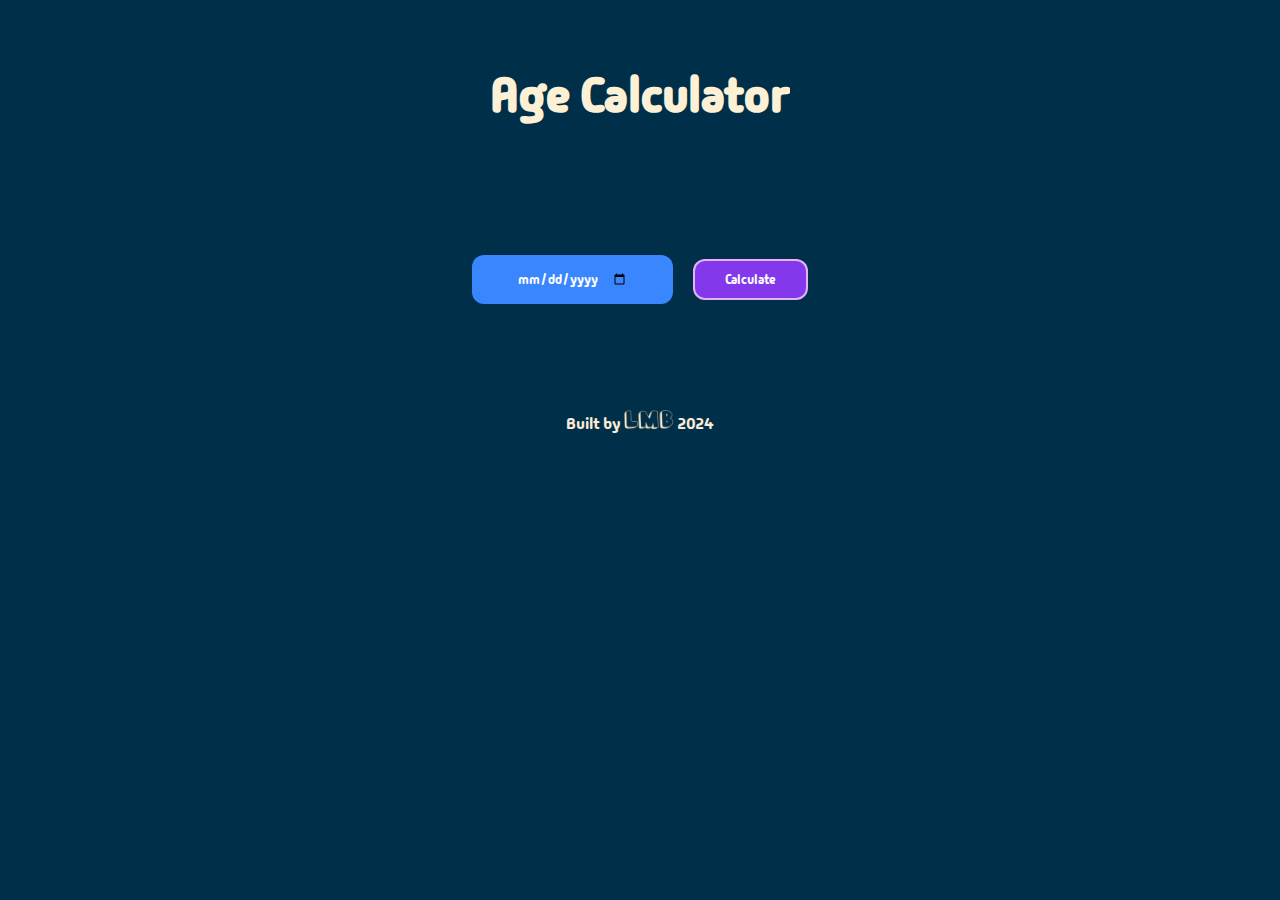
<file: age-calculator/index.html>
<!DOCTYPE html>
<html lang="en">
<head>
    <meta charset="UTF-8">
    <meta name="viewport" content="width=device-width, initial-scale=1.0">
    <title>Age Calculator</title>
    <link rel="stylesheet" href="style.css">
    <link rel="icon" type="image/png" href="l.png" />
    <link rel="preconnect" href="https://fonts.googleapis.com">
    <link rel="preconnect" href="https://fonts.gstatic.com" crossorigin>
    <link href="https://fonts.googleapis.com/css2?family=Madimi+One&display=swap" rel="stylesheet">
</head>
<body>

    <header>
        <div class="title-con">
            <h1>Age Calculator</h1>
        </div>
    </header>
   
    <main>
        <div class="main-con">
            <div>
                <input id="date-input" type="date">
            </div>
            <div>
                <button class="calculate-btn">Calculate</button>
            </div>
        </div>
    </main>


    <div class="age-con">
        <p id="age-text"></p>
    </div>

    <br>
    <br>

    <footer style="text-align: center; color: antiquewhite;">Built by <span><img src="LMB.png" width="50" alt=""></span> 2024</footer>



<script src="script.js"></script>

    
</body>
</html>
</file>
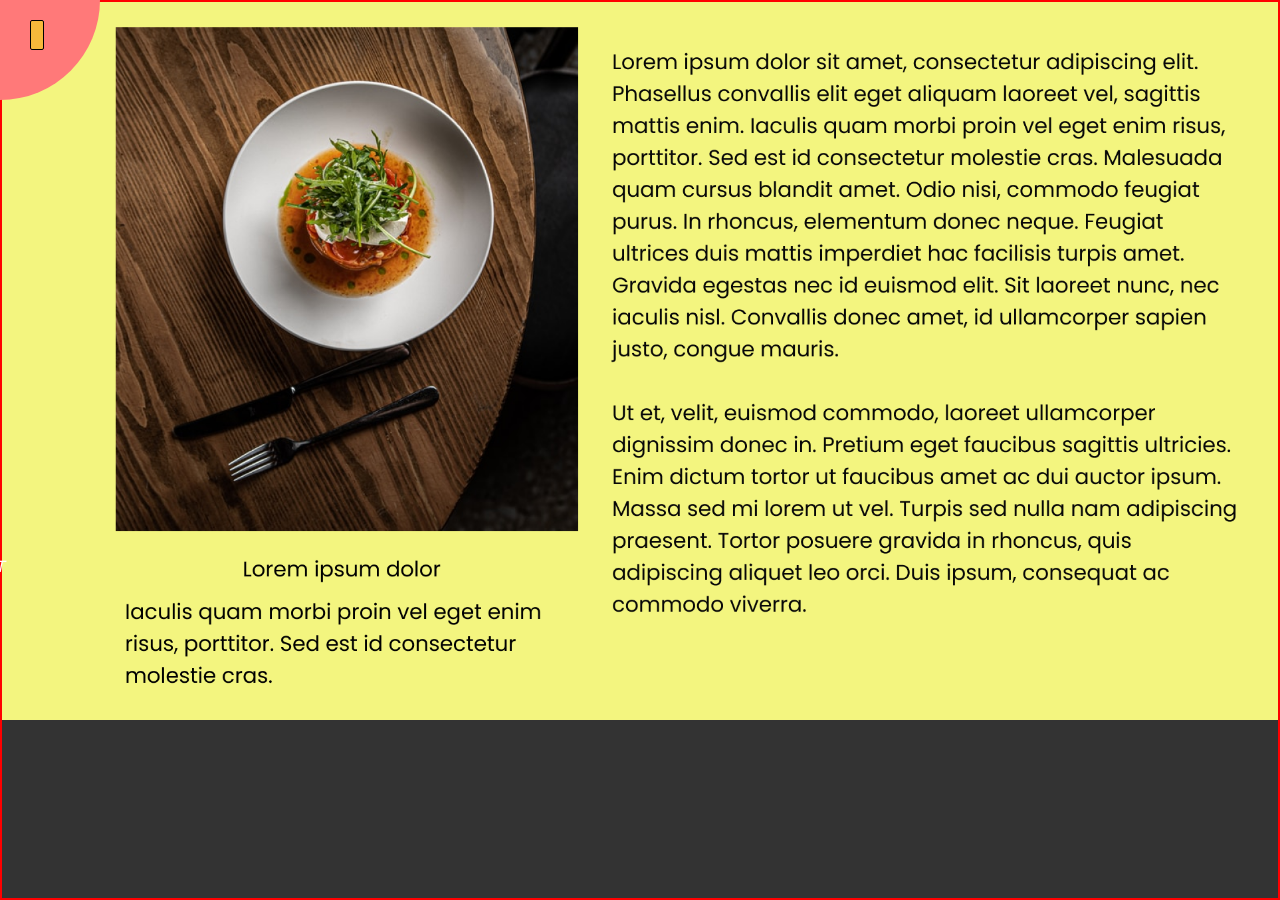
<file: Animated Menu/index.html>
<!DOCTYPE html>

<html lang="tr">
    <head>
        <meta charset="utf-8">
        <meta http-equiv="X-UA-Compatible" content="IE=edge">
        <title>Animated Menu</title>
        <meta name="description" content="">
        <meta name="viewport" content="width=device-width, initial-scale=1">
        <link rel="stylesheet" href="index.css">
        <link rel="preconnect" href="https://fonts.googleapis.com">
        <link rel="preconnect" href="https://fonts.gstatic.com" crossorigin>
        <link href="https://fonts.googleapis.com/css2?family=Albert+Sans:wght@600&display=swap" rel="stylesheet">
        <link rel="stylesheet" href="https://cdnjs.cloudflare.com/ajax/libs/font-awesome/6.1.2/css/all.min.css" integrity="sha512-1sCRPdkRXhBV2PBLUdRb4tMg1w2YPf37qatUFeS7zlBy7jJI8Lf4VHwWfZZfpXtYSLy85pkm9GaYVYMfw5BC1A==" crossorigin="anonymous" referrerpolicy="no-referrer" />   
    </head>
    <body>
        
        <div class="container">
            <!--    show-nav    -->

            <div class="content">

                <img src="main-content.png">


            </div>    
            <div class="circle-container">


                <div class="circle">


                    <button id="close">
                        <i class="fas fa-times"></i>
                    </button>
                    <button id="open">
                        <i class="fa fa-bars"></i>
                    </button>


                </div>



            </div>

            <nav>
                <ul>

                    <li>
                        <i class="fas fa-home">Blog</i>
                    </li>

                    <li>
                        <i class="fas fa-envelope">Contact</i>
                    </li>

                    <li>
                        <i class="fas fa-user-alt">About</i>
                    </li>

                </ul>
            </nav>


        </div>




        
        <script src="index.js" async defer></script>
    </body>
</html>
</file>
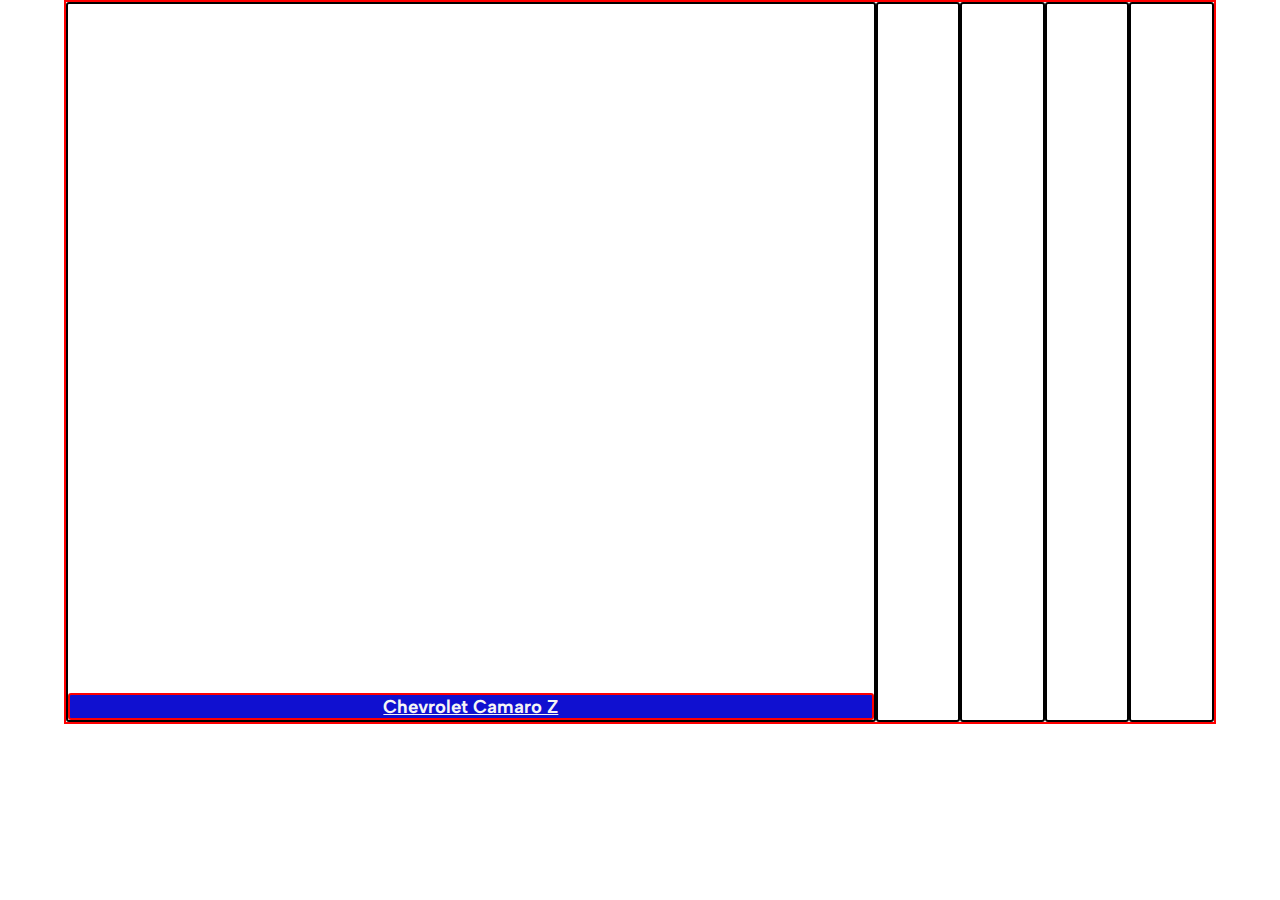
<file: Expanding-Pictures/index.html>
<!DOCTYPE html>

<html>
    <head>
        <meta charset="utf-8">
        <meta http-equiv="X-UA-Compatible" content="IE=edge">
        <title>Expanding Pictures Menu</title>
        <meta name="description" content="">
        <meta name="viewport" content="width=device-width, initial-scale=1">
        <link rel="stylesheet" href="index.css">
        <link rel="preconnect" href="https://fonts.googleapis.com">
        <link rel="preconnect" href="https://fonts.gstatic.com" crossorigin>
        <link href="https://fonts.googleapis.com/css2?family=Albert+Sans:wght@600&display=swap" rel="stylesheet">
    </head>
    <body>
        

        <div class="container">

            <div class="panel active" style="background-image: url('https://images.pexels.com/photos/3972755/pexels-photo-3972755.jpeg?auto=compress&cs=tinysrgb&w=1260&h=750&dpr=1') ;">
            <h3>Chevrolet Camaro Z</h3>
            
            </div>



            <div class="panel"  style="background-image: url('https://images.pexels.com/photos/39855/lamborghini-brno-racing-car-automobiles-39855.jpeg?auto=compress&cs=tinysrgb&w=1260&h=750&dpr=1') ;">
            <h3>Lamborghini Gallardo</h3>
            
            </div>



            <div class="panel"  style="background-image: url('https://images.pexels.com/photos/1402787/pexels-photo-1402787.jpeg?auto=compress&cs=tinysrgb&w=1260&h=750&dpr=1') ;">
            <h3>Audi R8</h3>
            
            </div>



            <div class="panel"  style="background-image: url('https://images.pexels.com/photos/544542/pexels-photo-544542.jpeg?auto=compress&cs=tinysrgb&w=1260&h=750&dpr=1') ;">
            <h3>Ford Mustang</h3>
            
            </div>



            <div class="panel"  style="background-image: url('https://images.pexels.com/photos/2664399/pexels-photo-2664399.jpeg?auto=compress&cs=tinysrgb&w=1260&h=750&dpr=1') ;">
            <h3>Ferrari 458</h3>
            
            </div>








        </div>




        
        <script src="index.js" async defer></script>
    </body>
</html>
</file>
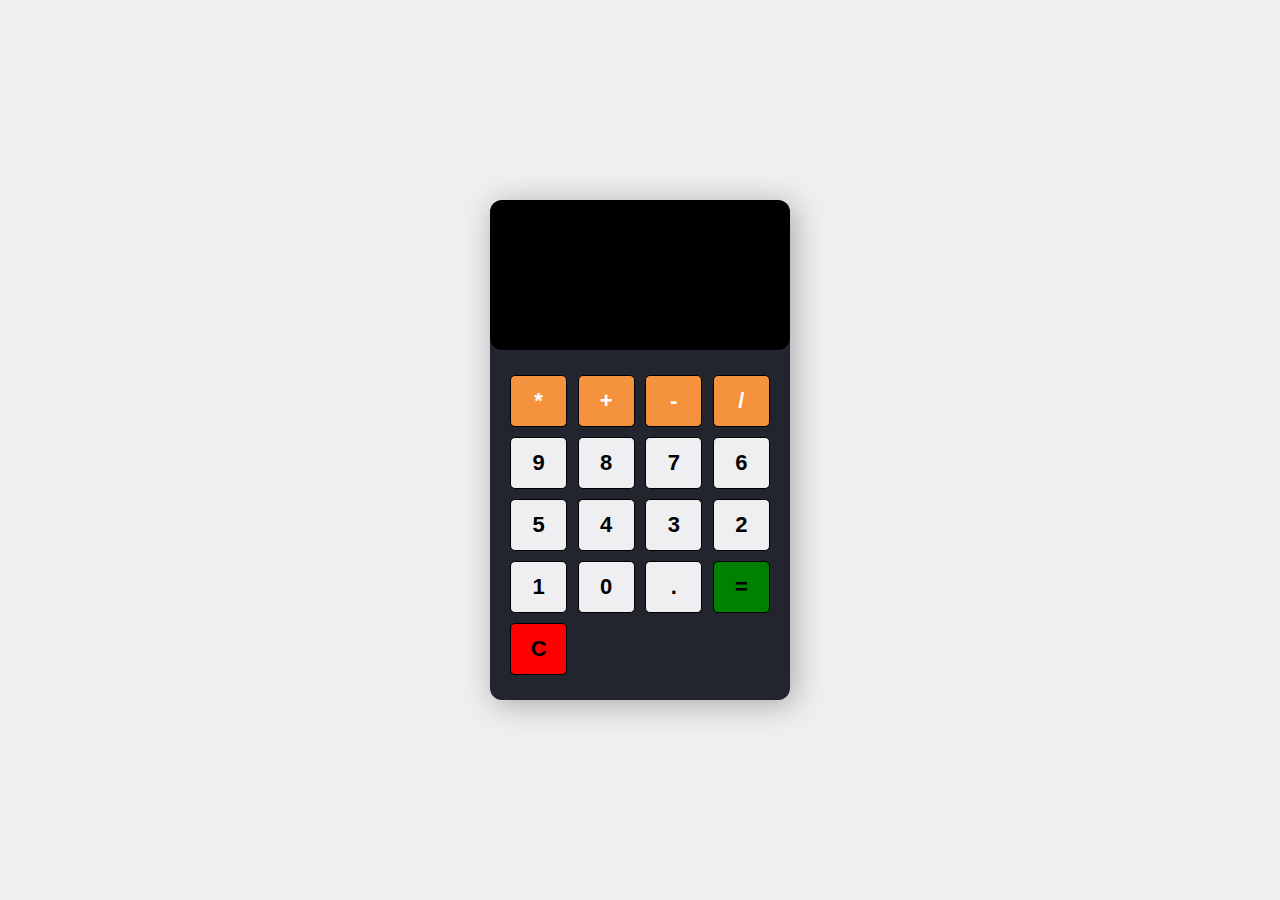
<file: js-calculator/index.html>
<!DOCTYPE html>
<html lang="en">
<head>
    <meta charset="UTF-8">
    <meta http-equiv="X-UA-Compatible" content="IE=edge">
    <meta name="viewport" content="width=device-width, initial-scale=1.0">
    <title>Calculator</title>
    <link rel="stylesheet" href="style.css">
</head>
<body>
    
    <section class="calculator">
        <form >
            <input type="text" class="screen">
        </form> 

        <div class="buttons">
            <button type="button" class="btn btn-yellow" data-num="*">*</button>
            <button type="button" class="btn btn-yellow" data-num="+">+</button>
            <button type="button" class="btn btn-yellow" data-num="-">-</button>
            <button type="button" class="btn btn-yellow" data-num="/">/</button>

            <button type="button" class="btn btn-grey" data-num="9">9</button>
            <button type="button" class="btn btn-grey" data-num="8">8</button>
            <button type="button" class="btn btn-grey" data-num="7">7</button>
            <button type="button" class="btn btn-grey" data-num="6">6</button>
            <button type="button" class="btn btn-grey" data-num="5">5</button>
            <button type="button" class="btn btn-grey" data-num="4">4</button>
            <button type="button" class="btn btn-grey" data-num="3">3</button>
            <button type="button" class="btn btn-grey" data-num="2">2</button>
            <button type="button" class="btn btn-grey" data-num="1">1</button>
            <button type="button" class="btn btn-grey" data-num="0">0</button>
            <button type="button" class="btn btn-grey" data-num=".">.</button>

            <button type="button" class="btn-equal">=</button>
            <button type="button" class="btn-clear">C</button>
        </div>
    </section>




    <script src="app.js"></script>
</body>
</html>
</file>
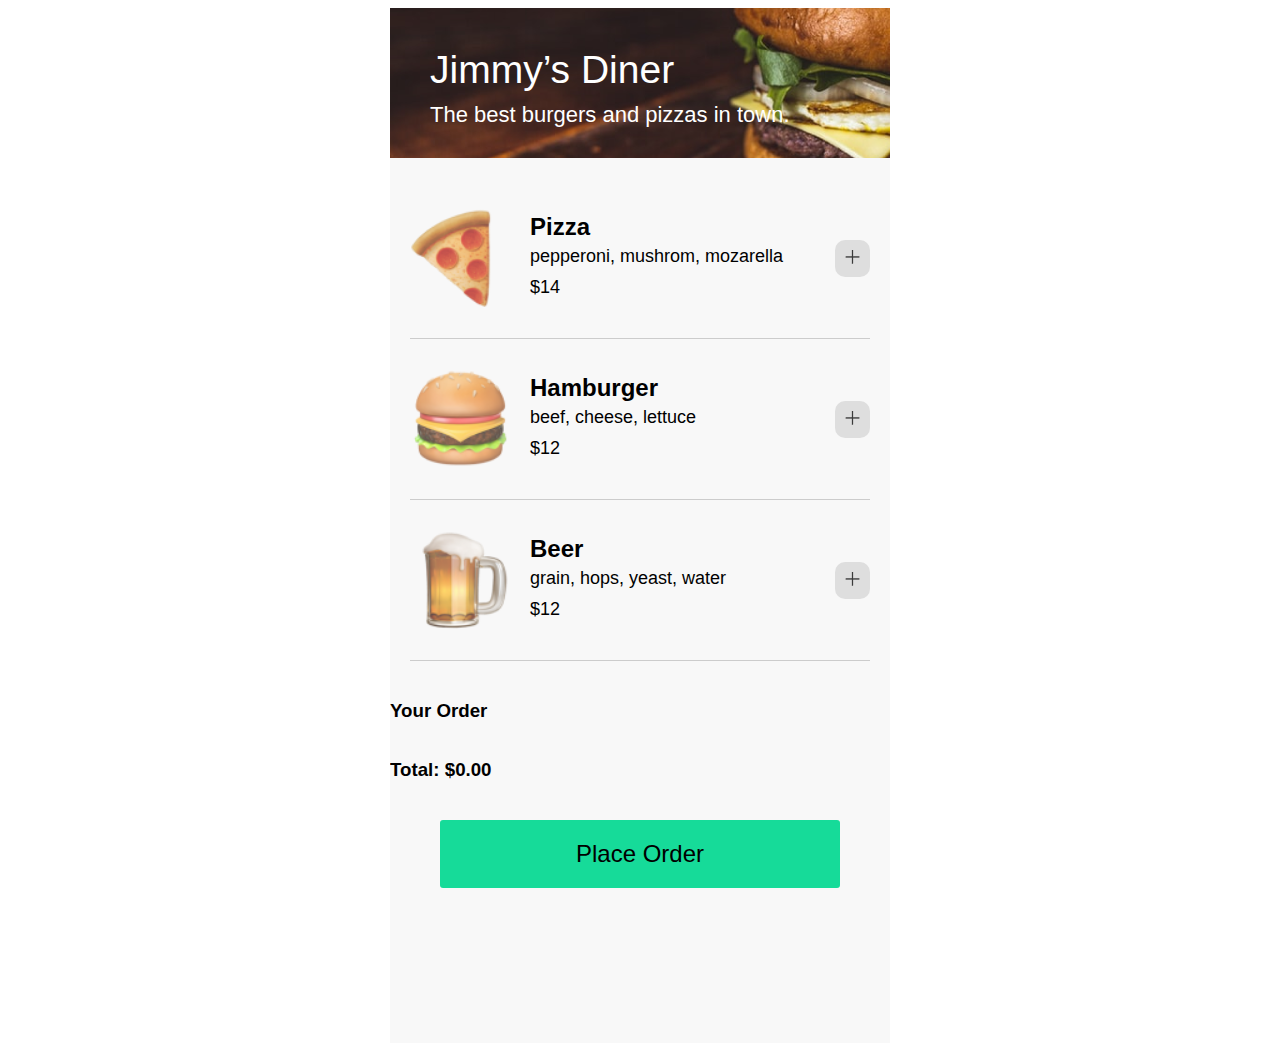
<file: restaurant-ordering-app-scrimba/index.html>
<!DOCTYPE html>
<html lang="en">

<head>
    <meta charset="UTF-8">
    <meta name="viewport" content="width=device-width, initial-scale=1.0">
    <title>Scrimba Restaurant</title>
    <link rel="stylesheet" href="style.css">
    <link href="https://fonts.cdnfonts.com/css/smythe" rel="stylesheet">
</head>

<body>
    <main class="main">
        <div class="modal">
            <form id="payment-form" class="card-container">
                <h3>Enter Card Details</h3>
                <input type="text" id="name" placeholder="Enter your name" required>
                <input type="text" id="card-number" placeholder="Enter card number" required>
                <input type="text" id="cvv" placeholder="Enter CVV" required>
                <button type="submit" id="pay-button">Pay</button>
            </form>
        </div>

        <header class="header">
            <div class="title-container">
                <h2>Jimmy’s Diner</h2>
                <p>The best burgers and pizzas in town.</p>
            </div>
        </header>
        <section class="meal-container" id="meal-container">
            <!-- Yemek öğeleri burada oluşturulacak -->
        </section>

        <footer>
            <div class="your-order">
                <div class="order-content">
                    <h3>Your Order</h3>
                    <ul id="order-list">
                        <!-- Sipariş öğeleri burada oluşturulacak -->
                    </ul>
                    <div class="total">
                        <h3>Total: $<span id="total">0.00</span></h3>
                    </div>
                </div>
                <button id="order-button">Place Order</button>
            </div>
        </footer>
    </main>

    <script type="module" src="script.js"></script>
</body>

</html>
</file>
<file: age-calculator/style.css>
*{
    box-sizing: border-box;
    margin: 0;
    padding: 0;
    background-color: #003049;
    font-family: "Madimi One", sans-serif;;
    overflow: hidden;
}

.title-con {
    display: flex;
    justify-content: center;
    align-items: start;
    margin-top: 5%;
    font-size: 24px;
    color: #fdf0d5;
}

.main-con {
    display: flex;
    justify-content: center;
    align-items: center;
    margin-top: 10%;
    margin-right: auto;
    margin-left: auto;
    flex-direction: row;
    gap: 20px;

}

.age-con {
    display: flex;
    flex-direction: column;
    justify-content: center;
    align-items: center;
    gap: 20px;
    margin-top: 5%;
}

#age-text {
    color: #fdf0d5;
    font-size: 24px;

}

.calculate-btn {
    background-color: #8338ec;
    border: 2px solid rgba(243, 197, 246, 0.874);
    padding: 10px 30px;
    border-radius: 12px;
    color: white;
}

input {
    background-color: #3a86ff;
    color: white;
    padding: 15px 45px;
    border: none;
    border-radius: 12px;

}

.calculate-btn:hover {
    background-color: #be5bd6;
    cursor: pointer;
    border: 2px solid rgba(237, 203, 239, 0.874);
}
</file>
<file: Animated Menu/index.css>
html,body {
    margin: 0;
    font-family: 'Albert Sans', sans-serif;
    background-color: #333;
    color:white;
    overflow-x: hidden;
}

* {
    box-sizing: border-box;
}

button {
    position: absolute;
}
img {
    width:100%;
    
}


.container {
    position: relative;
    transform-origin: top left;
    border: 2px solid red;
    transition: transform 0.5s linear;
    width: 100vw;
    min-height: 100vh;
    
}

.container.show-nav {
    transform: rotate(-20deg);
}


.circle-container {
    position: fixed;
    top: -100px;
    left: -100px;    
   
}


.circle {
    background-color: #ff7979;
    height: 200px;
    width: 200px;
    border-radius: 50%;
    position: relative;
    transition: transform 0.5s linear;
}

.circle button {
    position: absolute;
    top: 50%;
    left: 50%;
    background: #F6B93B;
    border: 1px solid #000000;
    box-shadow: 0px 0px 0px #000000;
    border-radius: 2px;
    height: 30px;
}

.circle button:focus {
    outline: none;
}


.circle button#open {
    left: 65%;
    top:60%;
    
}

.circle button#close {
    top: 60%;
    transform: rotate(90deg);
    transform-origin: top left;
}


.container.show-nav.circle {
    transform: rotate(70deg);
}


nav {
    position: fixed;
    bottom: 25%;
    left: 0;
    z-index: 100;
}

nav ul {
    list-style: none;
    padding-left: 30px;
}

nav ul li {
    text-transform: uppercase;
    color: #fff;
    margin:40px 0;
    transform: translateX(-100%);
    transition: transform 0.4s ease;
}

nav ul li+li {
    margin-left: 15px;
    transform: translateX(-150%);

}

nav ul li+li+li {
    margin-left: 30px;
    transform: translateX(-200%);
}

.container.show-nav + nav li {
    transform: translateX(0);

    transition-delay: 0.3s;
    
}
</file>
<file: Expanding-Pictures/index.css>
body {
    margin: 0;
}



.panel{
    margin: 0;
    height: 80vh;
    background-size: cover;
    color: whitesmoke;
    text-align: center;
    border-radius: 3px;
    border: 2px solid black;
    flex: 0.1;
    cursor: pointer;
    position: relative;
    transition: flex 0.7s ease;
}

* {
    box-sizing: border-box;
}

.panel h3{
    width: 100%;
    opacity: 0;
    margin: 0;
    border: 2px solid red;
    position: absolute;
    background-color:rgb(16, 16, 208);
    border-radius: 3px;
    bottom: 0px;
}

.container {
    margin: 0 auto;
    font-family: 'Albert Sans', sans-serif;
    border: 2px solid red;
    display: flex;
    width: 90vw;
    justify-content: space-between;



}


.panel.active {
    flex: 1;
}

.panel.active h3 {

    text-decoration: underline;
    opacity: 1;
    transition: opacity 0.3s ease-in 0.4s;
}

@media (max-width:600px) {
    .container {
        width:100vw;
    }
    .panel:nth-of-type(4),.panel:nth-of-type(5) {
        display: none;
    }
}
</file>
<file: js-calculator/style.css>
* {
    margin: 0;
    padding: 0;
    box-sizing: border-box;
}

body {
    min-height: 100vh;
    background: #efeff2;
    display: flex;
    justify-content: center;
    align-items: center;
}

.calculator {
    width: 300px;
    height: 500px;
    box-shadow: 4px 4px 30px rgba(0,0,0,0.3);
    border-radius: 12px;
    background-color: #22252D;
    overflow: hidden;
}

form input {
    width: 100%;
    height: 150px;
    border: none;
    border-radius: 12px;
    font-size: 2rem;
    padding: 1rem;
    color: white;
    background-color: black;
    text-align: right;
    pointer-events: none;
}

.buttons {
    display: flex;
    flex-wrap: wrap;
    justify-content: space-between;
    padding: 20px;
}



button {
    flex: 0 0 22%;
    margin: 5px 0;   
    border: 1px solid #000; 
    width: 60px;
    height: 52px;
    font-size: 22px;
    font-weight: 600;
    border-radius: 5px;
    cursor: pointer;
}


.btn-yellow {
    background: rgb(245,146,62);
    color: white;
}

.btn-grey {
    background-color: #efeff2;
}


.btn-equal {
    background: green;
}

.btn-clear {
    background: red;
}
</file>
<file: restaurant-ordering-app-scrimba/style.css>
.main {
    font-family: 'Smythe', sans-serif;
    width: 500px;
    height: 1035px;
    margin: 0 auto;
    background-color: rgb(248, 248, 248);
    overflow: hidden;
    position: relative;
    /* Modal için */
}

.modal {
    display: none;
    /* Başlangıçta gizli */
    position: fixed;
    /* Sayfanın tamamını kaplamak için */
    width: 500px;
    height: 1035px;
    background-color: rgba(0, 0, 0, 0.325);
    justify-content: center;
    /* İçeriği ortalamak için */
    align-items: center;
    /* İçeriği ortalamak için */
    color: white;
    /* İçeriğin görünür olması için */
    z-index: 1000;
    /* İçeriğin üstte olması için */
}


.card-container {
    display: flex;
    flex-direction: column;
    justify-content: center;
    align-items: center;
    gap: 20px;
    padding: 20px;
    height: 400px;
    width: 400px;
    border-radius: 5px;
    margin: 0 auto;
    margin-top: 250px;
    background-color: rgb(255, 255, 255);
}

.card-container input {
    width: 400px;
    height: 70px;
    border: 1px solid #ccc;
}

.card-container button {
    width: 400px;
    height: 70px;
    background-color: #16DB99;
    color: white;
    font-size: 24px;
    font-weight: 500;
    border: 1px solid #16DB99;
    border-radius: 3px;
    cursor: pointer;
    padding: 10px;
}

.card-container button:hover {
    background-color: #13a87d;
}

.card-container input::placeholder {
    font-size: 24px;
    font-weight: 500;
    color: #ccc;
    padding-left: 10px;
}

.card-container input:focus {
    outline: none;
}

.card-container h3 {
    font-size: 36px;
    margin-bottom: 0;
    color: black;
}

.header {
    font-family: 'Smythe', sans-serif;
    width: 100%;
    height: 150px;
    background: url("./assets/header.png");
    display: flex;
    color: white;
    justify-content: center;
    align-items: normal;
    flex-direction: column;
}

.title-container {
    padding: 40px;
    display: flex;
    justify-content: space-between;
    align-items: start;
    flex-direction: column;
}

.title-container p {
    margin-top: 10px;
    font-size: 22px;
}

.title-container h2 {
    font-weight: 500;
    font-size: 39px;
    margin-bottom: 0;
}

.meal-container {
    padding: 20px;
}

.meal-item {
    display: flex;
    align-items: center;
    justify-content: space-between;
    padding: 30px 0;
    border-bottom: 1px solid #ccc;
}

.meal-content {
    display: flex;
    align-items: center;
}

.meal-content img {
    width: 100px;
    height: 100px;
    object-fit: cover;
    margin-right: 20px;
}

.meal-content div {
    display: flex;
    flex-direction: column;
}

.meal-content h4 {
    margin: 0;
    font-size: 24px;
}

.meal-content p {
    margin: 5px 0;
    font-size: 18px;
}

button {
    background: none;
    border: none;
    cursor: pointer;
    background-color: #DEDEDE;
    border-radius: 10px;
    padding: 10px;
}


#order-button {
    margin: 0 auto;
    display: flex;
    justify-content: center;
    align-items: center;
    width: 400px;
    background-color: #16DB99;
    color: black;
    font-size: 24px;
    font-weight: 500;
    padding: 20px;
    border-radius: 3px;
    margin-top: 20px;
    cursor: pointer;
}

#order-list {
    display: flex;
    flex-direction: column;
    justify-content: space-between;
    align-items: normal;
}

.your-order {
    display: flex;
    flex-direction: column;
}

#order-list li {
    position: relative;
    list-style-type: none;
    display: flex;
    justify-content: space-between;
    align-items: center;
    gap: 20px;
}


button.remove {
    background: none;
    border: none;
    color: red;
    cursor: pointer;
}
</file>
